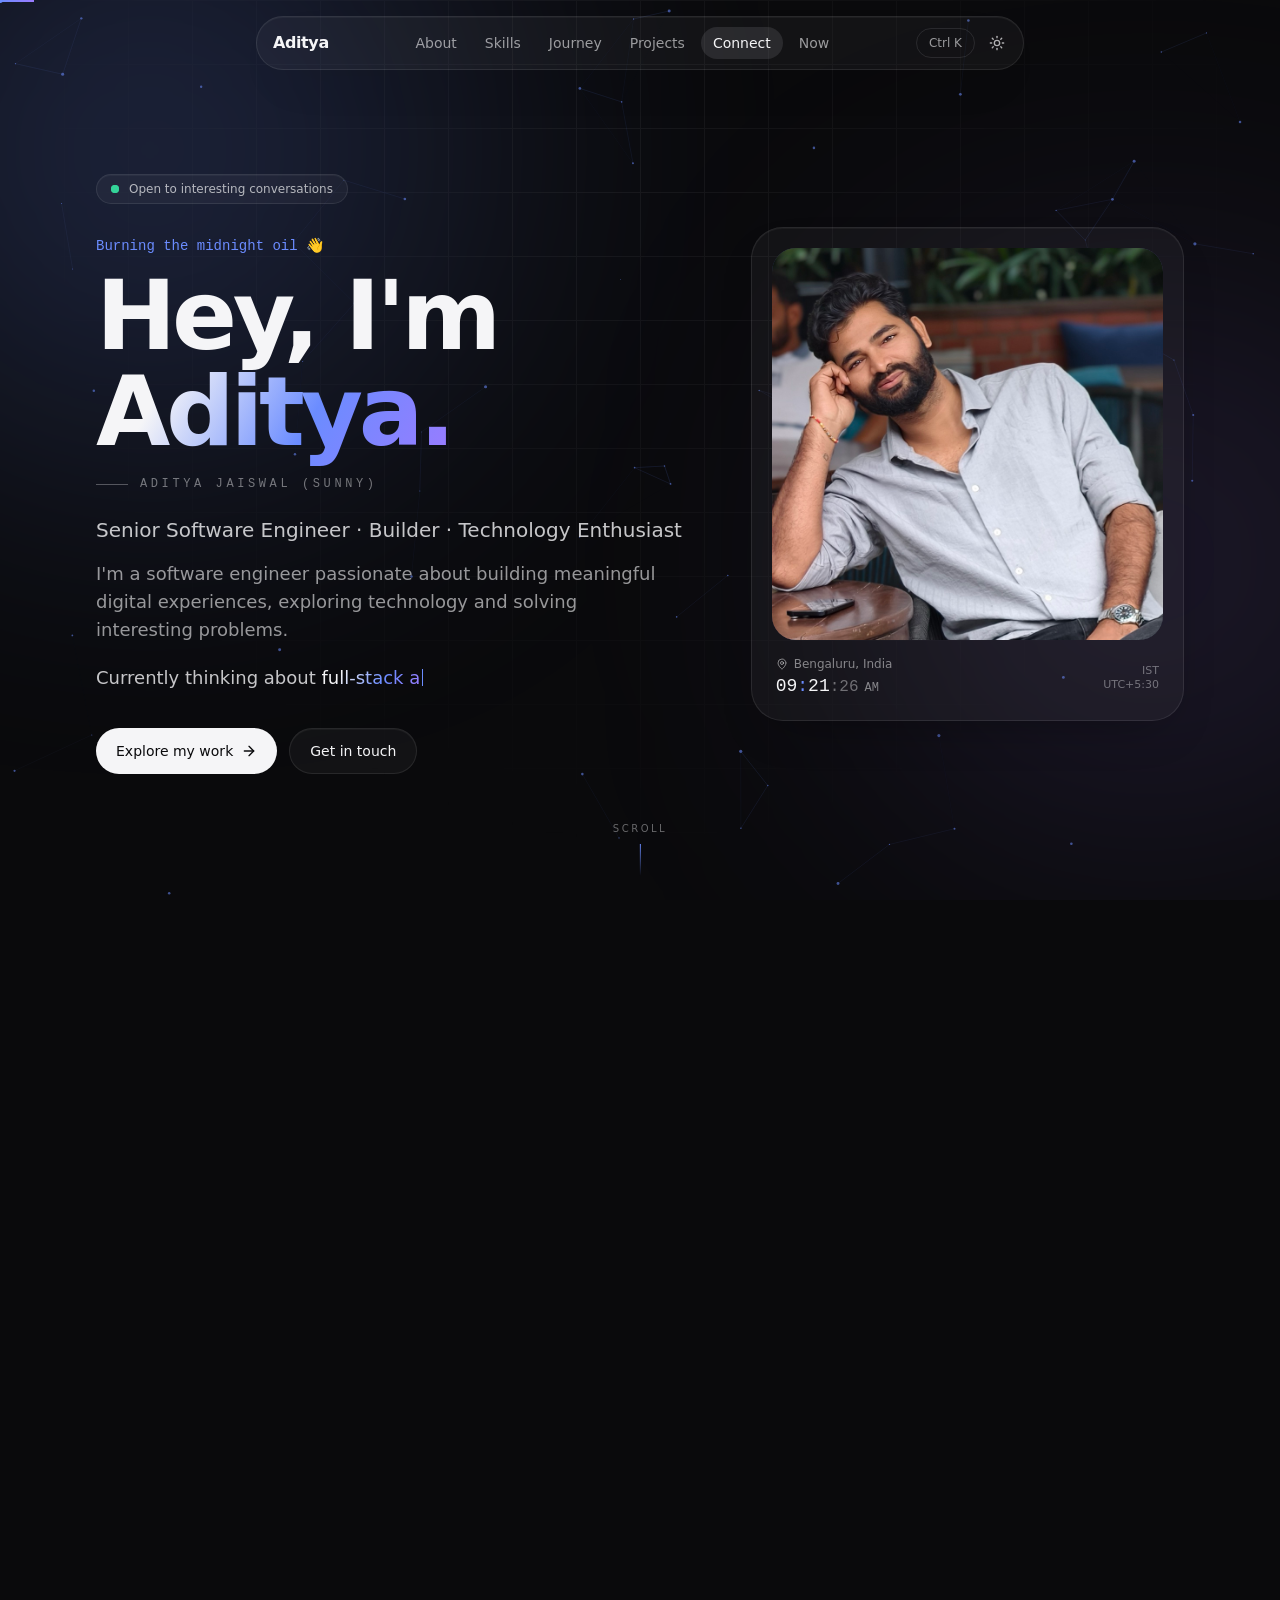
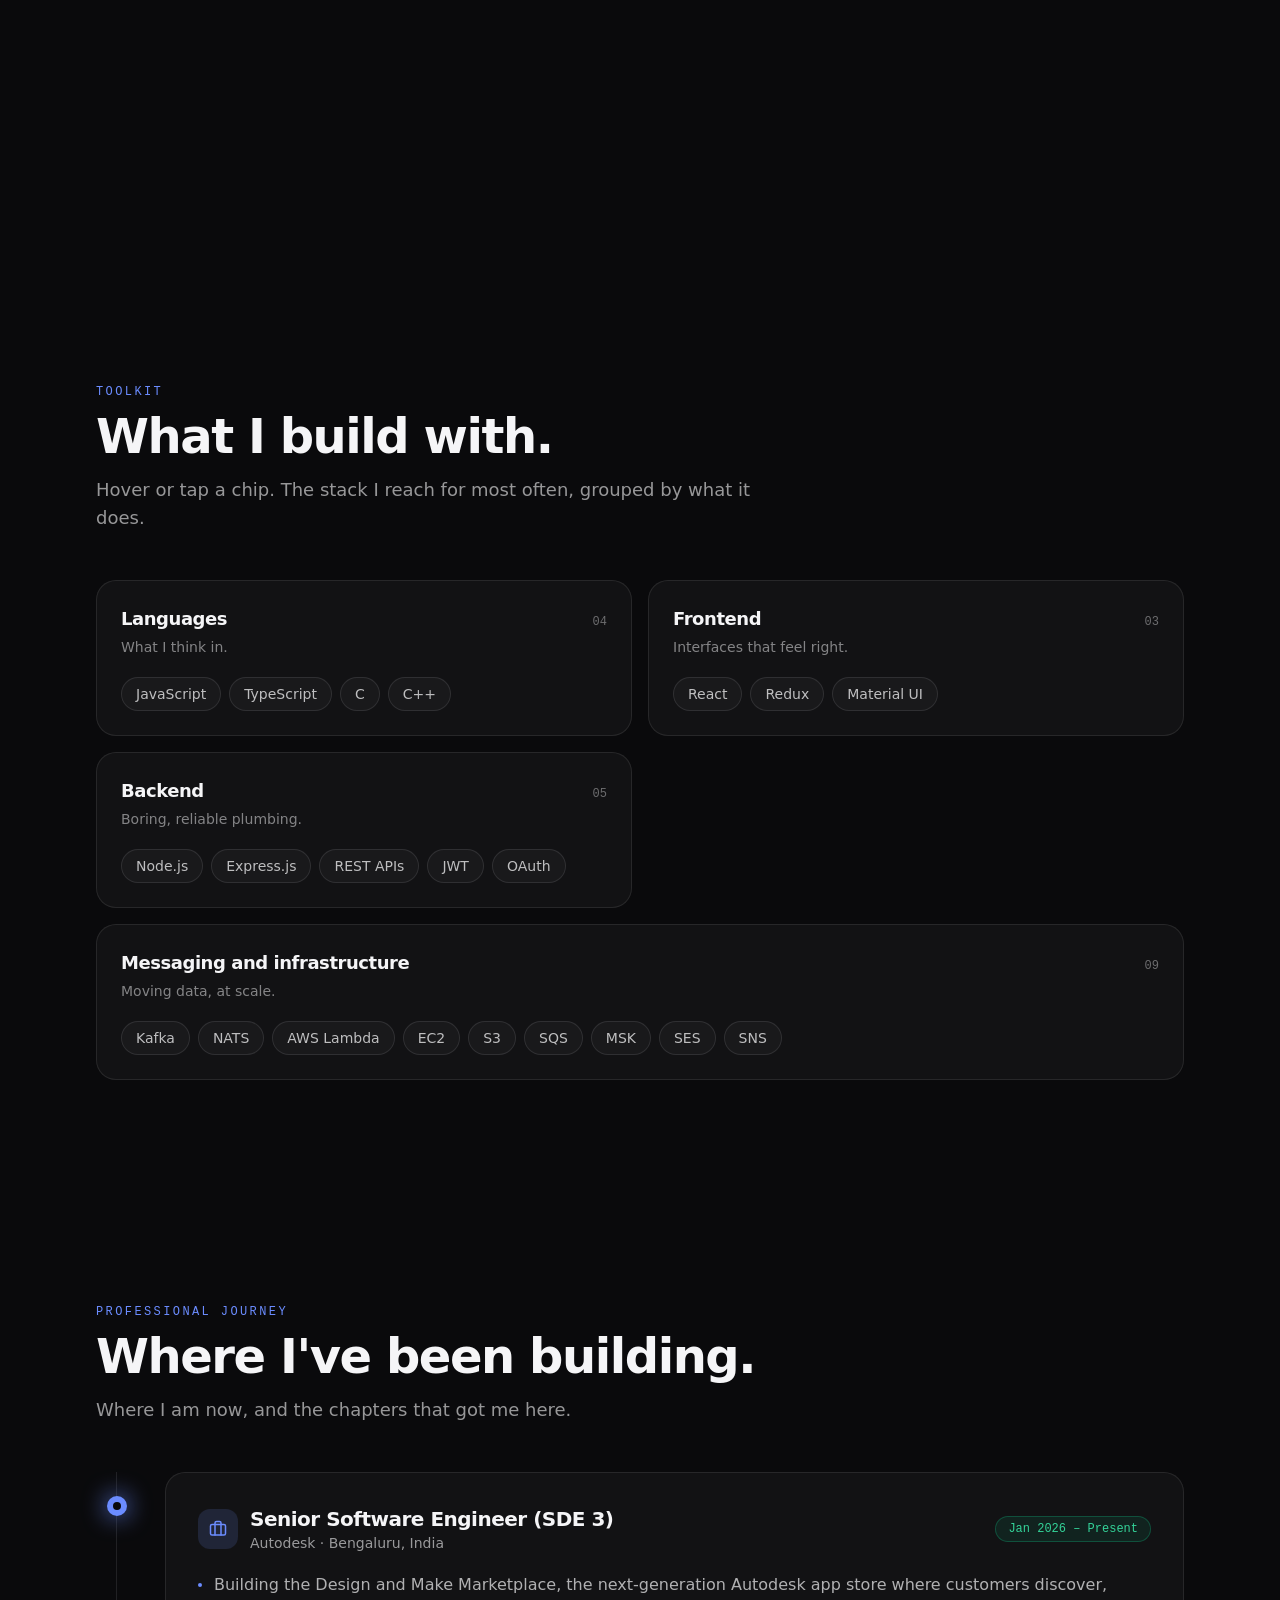
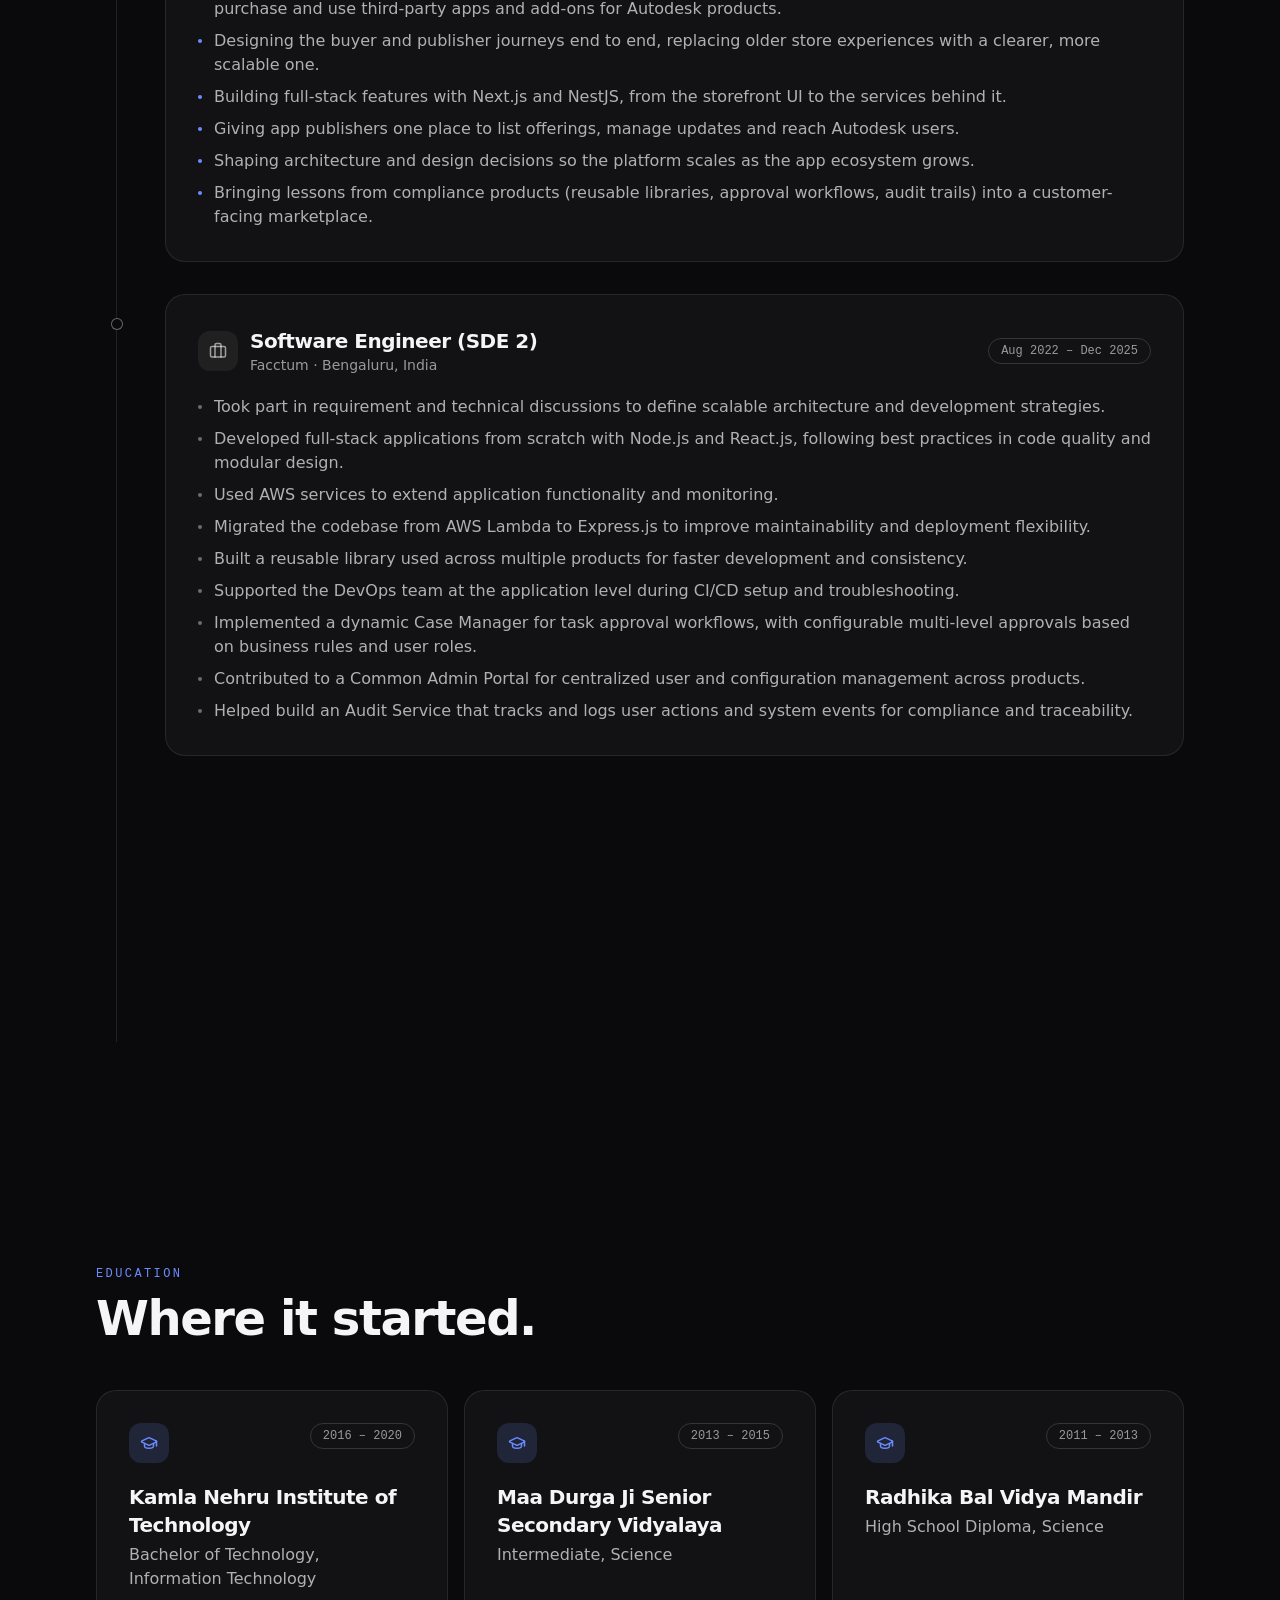
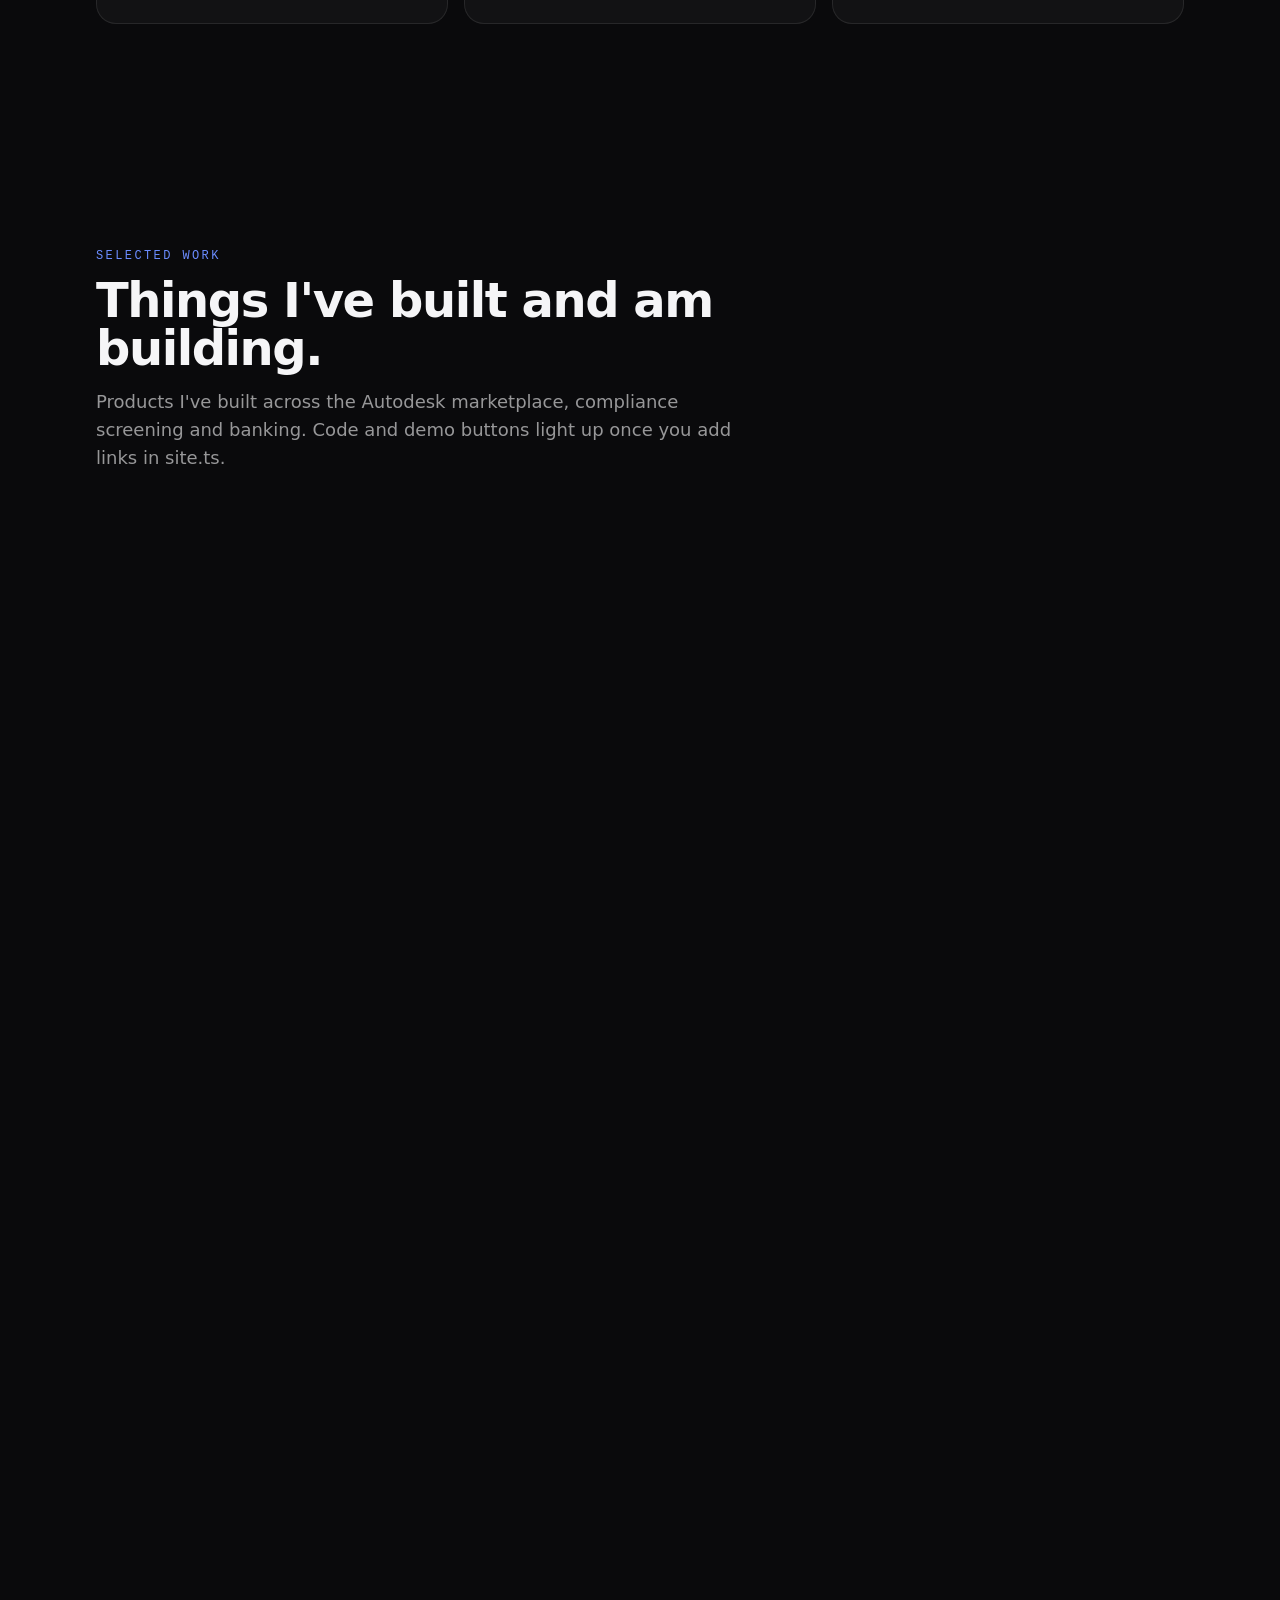
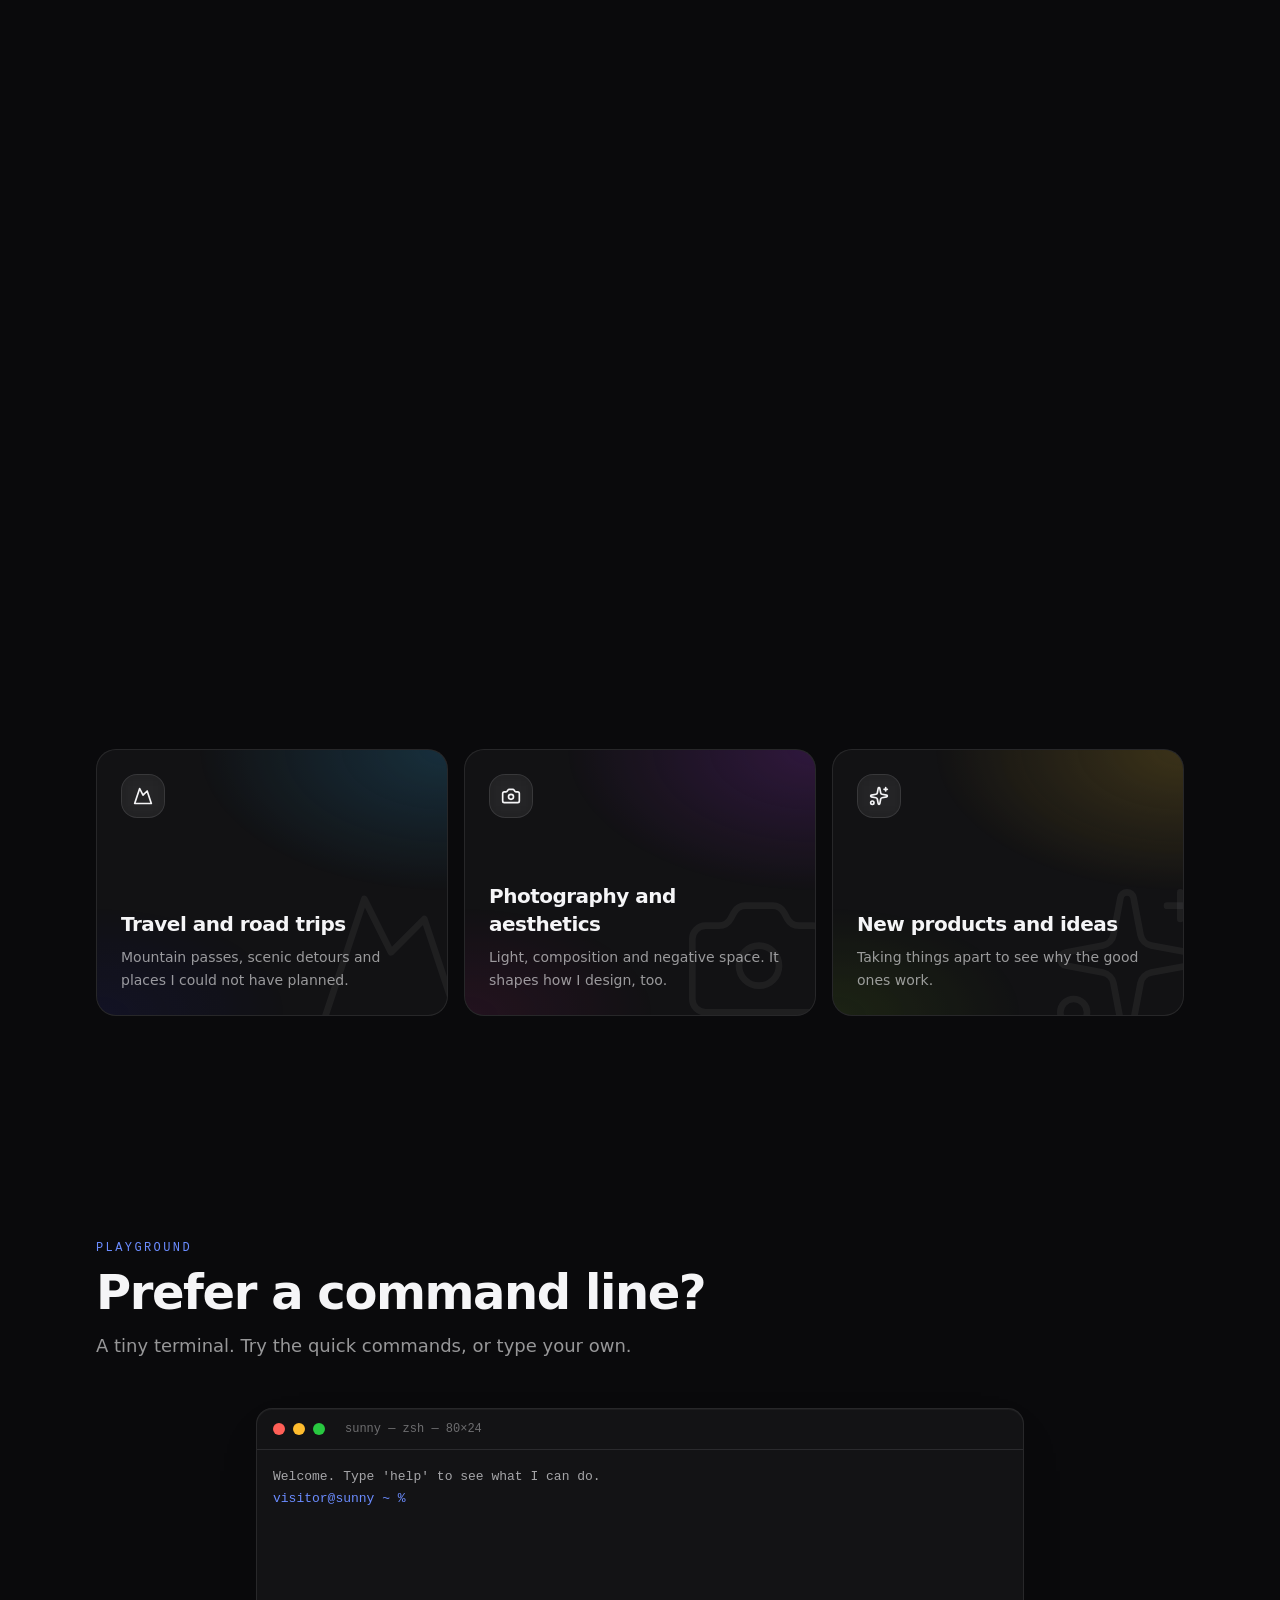
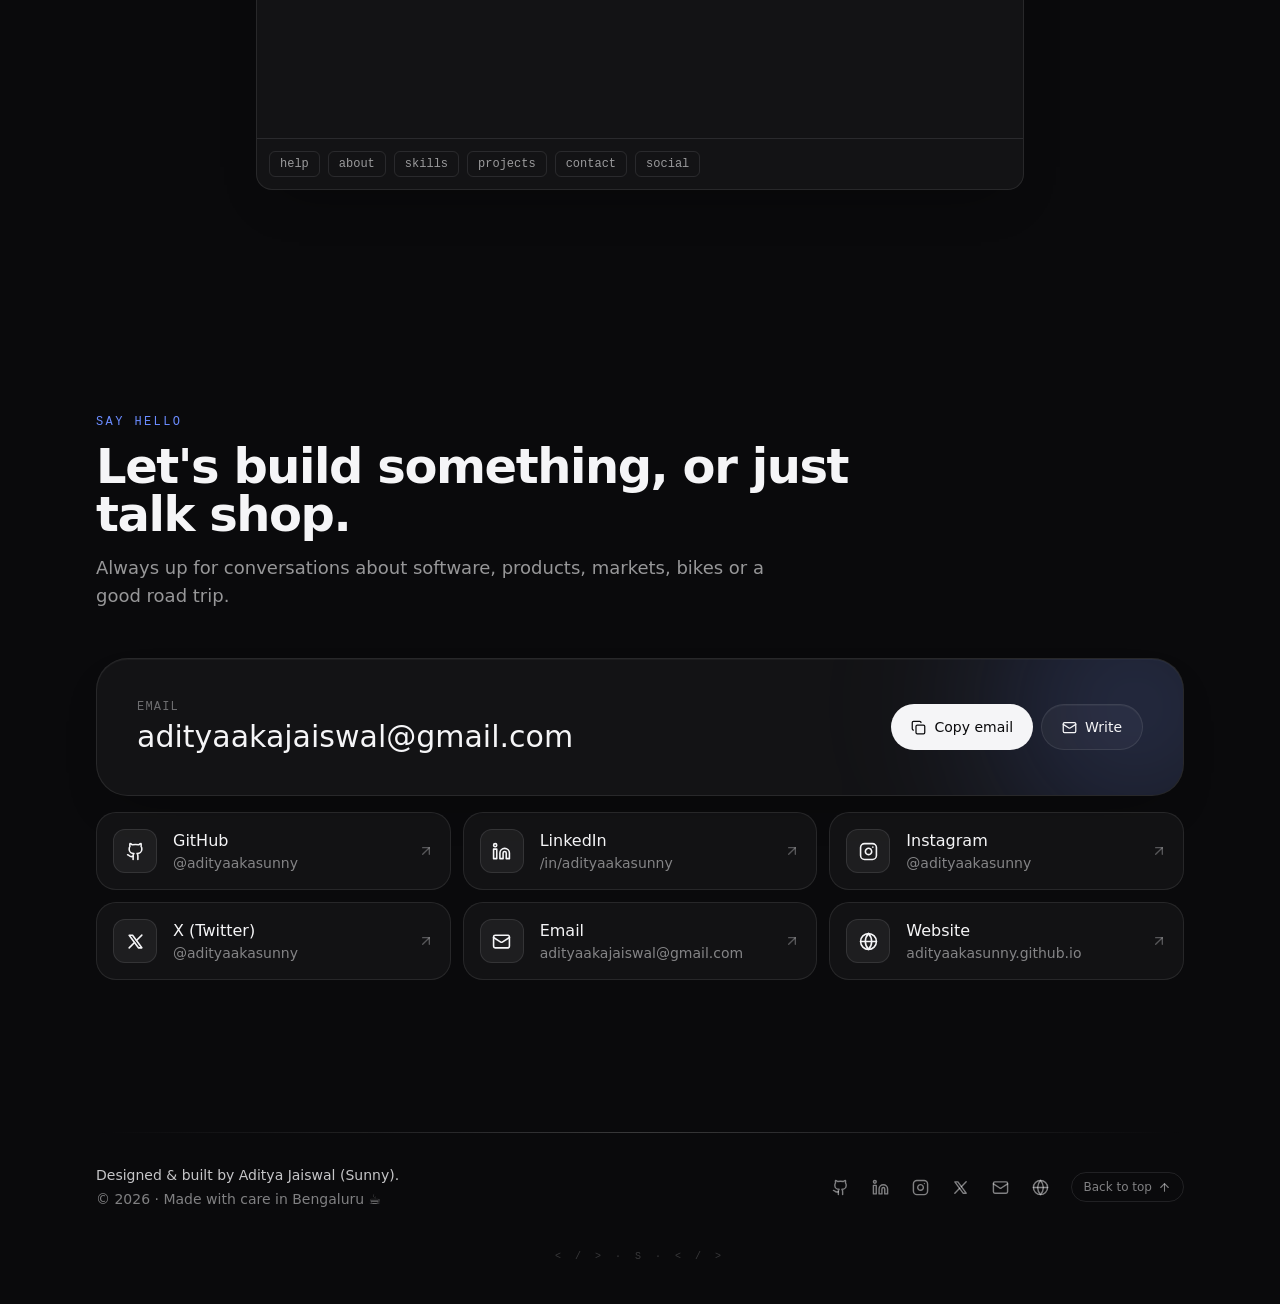
<file: index.html>
<!doctype html>
<html lang="en" class="dark">
  <head>
    <meta charset="UTF-8" />
    <meta name="viewport" content="width=device-width, initial-scale=1, viewport-fit=cover" />
    <title>Aditya Jaiswal (Sunny) — Software engineer, builder, technology enthusiast</title>
    <meta name="description" content="Aditya Jaiswal (Sunny) is a software engineer in Bengaluru, India, building meaningful digital experiences. Portfolio, projects, now page and links." />
    <meta name="author" content="Aditya Jaiswal" />
    <meta name="theme-color" content="#0a0a0c" />
    <link rel="icon" type="image/svg+xml" href="./favicon.svg" />
    <link rel="apple-touch-icon" href="./favicon.svg" />
    <link rel="canonical" href="https://adityaakasunny.github.io/" />

    <meta property="og:type" content="website" />
    <meta property="og:site_name" content="Aditya Jaiswal" />
    <meta property="og:title" content="Aditya Jaiswal (Sunny) — Software engineer, builder, technology enthusiast" />
    <meta property="og:description" content="Software engineer in Bengaluru building meaningful digital experiences." />
    <meta property="og:url" content="https://adityaakasunny.github.io/" />
    <meta property="og:image" content="https://adityaakasunny.github.io/og-image.png" />
    <meta name="twitter:card" content="summary_large_image" />
    <meta name="twitter:title" content="Aditya Jaiswal (Sunny) — Software engineer" />
    <meta name="twitter:description" content="Software engineer in Bengaluru building meaningful digital experiences." />
    <meta name="twitter:image" content="https://adityaakasunny.github.io/og-image.png" />

    <script type="application/ld+json">
      {"@context":"https://schema.org","@type":"Person","name":"Aditya Jaiswal","alternateName":"Sunny","jobTitle":"Software Engineer","worksFor":{"@type":"Organization","name":"Autodesk"},"address":{"@type":"PostalAddress","addressLocality":"Bengaluru","addressCountry":"IN"},"sameAs":["https://github.com/adityaakasunny"]}
    </script>
    <script>
      // Apply saved theme before paint to avoid a flash.
      try {
        var t = localStorage.getItem('theme');
        if (t === 'light') document.documentElement.classList.remove('dark');
      } catch (e) {}
    </script>
    <script type="module" crossorigin src="./assets/index-DV00EbI7.js"></script>
    <link rel="stylesheet" crossorigin href="./assets/index-D8Ks0mf7.css">
  </head>
  <body>
    <div id="root"></div>
    <noscript>This site needs JavaScript. Find me on GitHub: https://github.com/adityaakasunny</noscript>
  </body>
</html>
</file>
<file: assets/index-D8Ks0mf7.css>
*,:before,:after,::backdrop{--tw-border-spacing-x:0;--tw-border-spacing-y:0;--tw-translate-x:0;--tw-translate-y:0;--tw-rotate:0;--tw-skew-x:0;--tw-skew-y:0;--tw-scale-x:1;--tw-scale-y:1;--tw-pan-x: ;--tw-pan-y: ;--tw-pinch-zoom: ;--tw-scroll-snap-strictness:proximity;--tw-gradient-from-position: ;--tw-gradient-via-position: ;--tw-gradient-to-position: ;--tw-ordinal: ;--tw-slashed-zero: ;--tw-numeric-figure: ;--tw-numeric-spacing: ;--tw-numeric-fraction: ;--tw-ring-inset: ;--tw-ring-offset-width:0px;--tw-ring-offset-color:#fff;--tw-ring-color:#3b82f680;--tw-ring-offset-shadow:0 0 #0000;--tw-ring-shadow:0 0 #0000;--tw-shadow:0 0 #0000;--tw-shadow-colored:0 0 #0000;--tw-blur: ;--tw-brightness: ;--tw-contrast: ;--tw-grayscale: ;--tw-hue-rotate: ;--tw-invert: ;--tw-saturate: ;--tw-sepia: ;--tw-drop-shadow: ;--tw-backdrop-blur: ;--tw-backdrop-brightness: ;--tw-backdrop-contrast: ;--tw-backdrop-grayscale: ;--tw-backdrop-hue-rotate: ;--tw-backdrop-invert: ;--tw-backdrop-opacity: ;--tw-backdrop-saturate: ;--tw-backdrop-sepia: ;--tw-contain-size: ;--tw-contain-layout: ;--tw-contain-paint: ;--tw-contain-style: }*,:before,:after{box-sizing:border-box;border:0 solid #e5e7eb}:before,:after{--tw-content:""}html,:host{-webkit-text-size-adjust:100%;tab-size:4;font-feature-settings:normal;font-variation-settings:normal;-webkit-tap-highlight-color:transparent;font-family:Inter,-apple-system,BlinkMacSystemFont,SF Pro Display,system-ui,sans-serif;line-height:1.5}body{line-height:inherit;margin:0}hr{height:0;color:inherit;border-top-width:1px}abbr:where([title]){-webkit-text-decoration:underline dotted;text-decoration:underline dotted}h1,h2,h3,h4,h5,h6{font-size:inherit;font-weight:inherit}a{color:inherit;-webkit-text-decoration:inherit;text-decoration:inherit}b,strong{font-weight:bolder}code,kbd,samp,pre{font-feature-settings:normal;font-variation-settings:normal;font-family:ui-monospace,SF Mono,Menlo,monospace;font-size:1em}small{font-size:80%}sub,sup{vertical-align:baseline;font-size:75%;line-height:0;position:relative}sub{bottom:-.25em}sup{top:-.5em}table{text-indent:0;border-color:inherit;border-collapse:collapse}button,input,optgroup,select,textarea{font-feature-settings:inherit;font-variation-settings:inherit;font-family:inherit;font-size:100%;font-weight:inherit;line-height:inherit;letter-spacing:inherit;color:inherit;margin:0;padding:0}button,select{text-transform:none}button,input:where([type=button]),input:where([type=reset]),input:where([type=submit]){-webkit-appearance:button;background-color:#0000;background-image:none}:-moz-focusring{outline:auto}:-moz-ui-invalid{box-shadow:none}progress{vertical-align:baseline}::-webkit-inner-spin-button{height:auto}::-webkit-outer-spin-button{height:auto}[type=search]{-webkit-appearance:textfield;outline-offset:-2px}::-webkit-search-decoration{-webkit-appearance:none}::-webkit-file-upload-button{-webkit-appearance:button;font:inherit}summary{display:list-item}blockquote,dl,dd,h1,h2,h3,h4,h5,h6,hr,figure,p,pre{margin:0}fieldset{margin:0;padding:0}legend{padding:0}ol,ul,menu{margin:0;padding:0;list-style:none}dialog{padding:0}textarea{resize:vertical}input::-moz-placeholder{opacity:1;color:#9ca3af}textarea::-moz-placeholder{opacity:1;color:#9ca3af}input::placeholder,textarea::placeholder{opacity:1;color:#9ca3af}button,[role=button]{cursor:pointer}:disabled{cursor:default}img,svg,video,canvas,audio,iframe,embed,object{vertical-align:middle;display:block}img,video{max-width:100%;height:auto}[hidden]:where(:not([hidden=until-found])){display:none}.pointer-events-none{pointer-events:none}.fixed{position:fixed}.absolute{position:absolute}.relative{position:relative}.inset-0{inset:0}.inset-x-0{left:0;right:0}.inset-x-3{left:.75rem;right:.75rem}.inset-x-5{left:1.25rem;right:1.25rem}.-bottom-6{bottom:-1.5rem}.-left-4{left:-1rem}.-left-40{left:-10rem}.-left-\[2\.35rem\]{left:-2.35rem}.-left-\[2\.6rem\]{left:-2.6rem}.-left-\[3px\]{left:-3px}.-right-20{right:-5rem}.-right-32{right:-8rem}.-right-6{right:-1.5rem}.-top-20{top:-5rem}.-top-4{top:-1rem}.-top-40{top:-10rem}.-top-\[3px\]{top:-3px}.bottom-0{bottom:0}.bottom-3{bottom:.75rem}.bottom-6{bottom:1.5rem}.left-0{left:0}.left-1\/2{left:50%}.left-4{left:1rem}.right-3{right:.75rem}.top-0{top:0}.top-1\/3{top:33.3333%}.top-3{top:.75rem}.top-4{top:1rem}.top-5{top:1.25rem}.top-6{top:1.5rem}.top-\[4\.2rem\]{top:4.2rem}.-z-10{z-index:-10}.z-50{z-index:50}.z-\[100\]{z-index:100}.z-\[110\]{z-index:110}.z-\[80\]{z-index:80}.z-\[90\]{z-index:90}.z-\[95\]{z-index:95}.m-2{margin:.5rem}.mx-auto{margin-left:auto;margin-right:auto}.ml-1\.5{margin-left:.375rem}.ml-2{margin-left:.5rem}.ml-3{margin-left:.75rem}.mr-2{margin-right:.5rem}.mt-1{margin-top:.25rem}.mt-10{margin-top:2.5rem}.mt-12{margin-top:3rem}.mt-2{margin-top:.5rem}.mt-2\.5{margin-top:.625rem}.mt-3{margin-top:.75rem}.mt-4{margin-top:1rem}.mt-5{margin-top:1.25rem}.mt-6{margin-top:1.5rem}.mt-8{margin-top:2rem}.mt-9{margin-top:2.25rem}.mt-auto{margin-top:auto}.block{display:block}.flex{display:flex}.inline-flex{display:inline-flex}.grid{display:grid}.hidden{display:none}.aspect-\[16\/9\]{aspect-ratio:16/9}.aspect-square{aspect-ratio:1}.h-1{height:.25rem}.h-1\.5{height:.375rem}.h-10{height:2.5rem}.h-11{height:2.75rem}.h-14{height:3.5rem}.h-2{height:.5rem}.h-3{height:.75rem}.h-40{height:10rem}.h-5{height:1.25rem}.h-64{height:16rem}.h-72{height:18rem}.h-8{height:2rem}.h-9{height:2.25rem}.h-\[2px\]{height:2px}.h-\[520px\]{height:520px}.h-\[620px\]{height:620px}.h-full{height:100%}.h-px{height:1px}.max-h-\[52vh\]{max-height:52vh}.min-h-\[100svh\]{min-height:100svh}.min-h-\[200px\]{min-height:200px}.min-h-\[240px\]{min-height:240px}.min-h-\[80svh\]{min-height:80svh}.w-1{width:.25rem}.w-1\.5{width:.375rem}.w-1\/2{width:50%}.w-10{width:2.5rem}.w-11{width:2.75rem}.w-2{width:.5rem}.w-2\/5{width:40%}.w-3{width:.75rem}.w-3\/5{width:60%}.w-40{width:10rem}.w-5{width:1.25rem}.w-64{width:16rem}.w-8{width:2rem}.w-9{width:2.25rem}.w-\[520px\]{width:520px}.w-\[620px\]{width:620px}.w-full{width:100%}.w-px{width:1px}.min-w-0{min-width:0}.max-w-2xl{max-width:42rem}.max-w-3xl{max-width:48rem}.max-w-6xl{max-width:72rem}.max-w-sm{max-width:24rem}.max-w-xl{max-width:36rem}.flex-1{flex:1}.shrink-0{flex-shrink:0}.origin-left{transform-origin:0}.-translate-x-1\/2{--tw-translate-x:-50%;transform:translate(var(--tw-translate-x), var(--tw-translate-y)) rotate(var(--tw-rotate)) skewX(var(--tw-skew-x)) skewY(var(--tw-skew-y)) scaleX(var(--tw-scale-x)) scaleY(var(--tw-scale-y))}.-translate-y-24{--tw-translate-y:-6rem;transform:translate(var(--tw-translate-x), var(--tw-translate-y)) rotate(var(--tw-rotate)) skewX(var(--tw-skew-x)) skewY(var(--tw-skew-y)) scaleX(var(--tw-scale-x)) scaleY(var(--tw-scale-y))}.transform{transform:translate(var(--tw-translate-x), var(--tw-translate-y)) rotate(var(--tw-rotate)) skewX(var(--tw-skew-x)) skewY(var(--tw-skew-y)) scaleX(var(--tw-scale-x)) scaleY(var(--tw-scale-y))}@keyframes pulse{50%{opacity:.5}}.animate-pulse{animation:2s cubic-bezier(.4,0,.6,1) infinite pulse}.cursor-help{cursor:help}.select-none{-webkit-user-select:none;user-select:none}.resize{resize:both}.scroll-mt-20{scroll-margin-top:5rem}.list-none{list-style-type:none}.grid-cols-1{grid-template-columns:repeat(1,minmax(0,1fr))}.flex-col{flex-direction:column}.flex-wrap{flex-wrap:wrap}.place-items-center{place-items:center}.items-start{align-items:flex-start}.items-center{align-items:center}.items-baseline{align-items:baseline}.justify-center{justify-content:center}.justify-between{justify-content:space-between}.gap-1{gap:.25rem}.gap-1\.5{gap:.375rem}.gap-10{gap:2.5rem}.gap-12{gap:3rem}.gap-2{gap:.5rem}.gap-2\.5{gap:.625rem}.gap-3{gap:.75rem}.gap-4{gap:1rem}.gap-5{gap:1.25rem}.gap-6{gap:1.5rem}.gap-x-6{-moz-column-gap:1.5rem;column-gap:1.5rem}.gap-y-2{row-gap:.5rem}.space-y-2>:not([hidden])~:not([hidden]){--tw-space-y-reverse:0;margin-top:calc(.5rem * calc(1 - var(--tw-space-y-reverse)));margin-bottom:calc(.5rem * var(--tw-space-y-reverse))}.space-y-3>:not([hidden])~:not([hidden]){--tw-space-y-reverse:0;margin-top:calc(.75rem * calc(1 - var(--tw-space-y-reverse)));margin-bottom:calc(.75rem * var(--tw-space-y-reverse))}.space-y-4>:not([hidden])~:not([hidden]){--tw-space-y-reverse:0;margin-top:calc(1rem * calc(1 - var(--tw-space-y-reverse)));margin-bottom:calc(1rem * var(--tw-space-y-reverse))}.space-y-5>:not([hidden])~:not([hidden]){--tw-space-y-reverse:0;margin-top:calc(1.25rem * calc(1 - var(--tw-space-y-reverse)));margin-bottom:calc(1.25rem * var(--tw-space-y-reverse))}.space-y-8>:not([hidden])~:not([hidden]){--tw-space-y-reverse:0;margin-top:calc(2rem * calc(1 - var(--tw-space-y-reverse)));margin-bottom:calc(2rem * var(--tw-space-y-reverse))}.divide-y>:not([hidden])~:not([hidden]){--tw-divide-y-reverse:0;border-top-width:calc(1px * calc(1 - var(--tw-divide-y-reverse)));border-bottom-width:calc(1px * var(--tw-divide-y-reverse))}.divide-ink\/10>:not([hidden])~:not([hidden]){border-color:rgb(var(--ink) / .1)}.overflow-hidden{overflow:hidden}.overflow-y-auto{overflow-y:auto}.truncate{text-overflow:ellipsis;white-space:nowrap;overflow:hidden}.whitespace-pre-wrap{white-space:pre-wrap}.break-words{overflow-wrap:break-word}.break-all{word-break:break-all}.rounded{border-radius:.25rem}.rounded-2xl{border-radius:1rem}.rounded-3xl{border-radius:1.5rem}.rounded-\[\.9rem\]{border-radius:.9rem}.rounded-\[1\.5rem\]{border-radius:1.5rem}.rounded-\[2rem\]{border-radius:2rem}.rounded-full{border-radius:9999px}.rounded-md{border-radius:.375rem}.rounded-xl{border-radius:.75rem}.rounded-t-xl{border-top-left-radius:.75rem;border-top-right-radius:.75rem}.border{border-width:1px}.border-b{border-bottom-width:1px}.border-b-0{border-bottom-width:0}.border-l{border-left-width:1px}.border-t{border-top-width:1px}.border-dashed{border-style:dashed}.border-accent{--tw-border-opacity:1;border-color:rgb(var(--accent) / var(--tw-border-opacity,1))}.border-accent\/60{border-color:rgb(var(--accent) / .6)}.border-emerald-500\/30{border-color:#10b9814d}.border-ink\/10{border-color:rgb(var(--ink) / .1)}.border-ink\/15{border-color:rgb(var(--ink) / .15)}.border-ink\/20{border-color:rgb(var(--ink) / .2)}.border-ink\/40{border-color:rgb(var(--ink) / .4)}.border-white\/15{border-color:#ffffff26}.\!bg-\[rgb\(var\(--paper\)\/\.85\)\]{background-color:rgb(var(--paper)/.85)!important}.bg-\[\#28c840\]{--tw-bg-opacity:1;background-color:rgb(40 200 64/var(--tw-bg-opacity,1))}.bg-\[\#febc2e\]{--tw-bg-opacity:1;background-color:rgb(254 188 46/var(--tw-bg-opacity,1))}.bg-\[\#ff5f57\]{--tw-bg-opacity:1;background-color:rgb(255 95 87/var(--tw-bg-opacity,1))}.bg-accent{--tw-bg-opacity:1;background-color:rgb(var(--accent) / var(--tw-bg-opacity,1))}.bg-accent\/15{background-color:rgb(var(--accent) / .15)}.bg-accent\/20{background-color:rgb(var(--accent) / .2)}.bg-accent\/25{background-color:rgb(var(--accent) / .25)}.bg-black\/30{background-color:#0000004d}.bg-black\/40{background-color:#0006}.bg-black\/50{background-color:#00000080}.bg-emerald-400{--tw-bg-opacity:1;background-color:rgb(52 211 153/var(--tw-bg-opacity,1))}.bg-emerald-500\/10{background-color:#10b9811a}.bg-emerald-500\/20{background-color:#10b98133}.bg-ink{--tw-bg-opacity:1;background-color:rgb(var(--ink) / var(--tw-bg-opacity,1))}.bg-ink\/10{background-color:rgb(var(--ink) / .1)}.bg-ink\/30{background-color:rgb(var(--ink) / .3)}.bg-ink\/40{background-color:rgb(var(--ink) / .4)}.bg-ink\/\[\.03\]{background-color:rgb(var(--ink) / .03)}.bg-ink\/\[\.05\]{background-color:rgb(var(--ink) / .05)}.bg-ink\/\[\.06\]{background-color:rgb(var(--ink) / .06)}.bg-paper{--tw-bg-opacity:1;background-color:rgb(var(--paper) / var(--tw-bg-opacity,1))}.bg-transparent{background-color:#0000}.bg-violet\/15{background-color:rgb(var(--violet) / .15)}.bg-white\/10{background-color:#ffffff1a}.bg-white\/25{background-color:#ffffff40}.bg-gradient-to-b{background-image:linear-gradient(to bottom, var(--tw-gradient-stops))}.bg-gradient-to-br{background-image:linear-gradient(to bottom right, var(--tw-gradient-stops))}.bg-gradient-to-r{background-image:linear-gradient(to right, var(--tw-gradient-stops))}.from-accent{--tw-gradient-from:rgb(var(--accent) / 1) var(--tw-gradient-from-position);--tw-gradient-to:rgb(var(--accent) / 0) var(--tw-gradient-to-position);--tw-gradient-stops:var(--tw-gradient-from), var(--tw-gradient-to)}.from-accent\/30{--tw-gradient-from:rgb(var(--accent) / .3) var(--tw-gradient-from-position);--tw-gradient-to:rgb(var(--accent) / 0) var(--tw-gradient-to-position);--tw-gradient-stops:var(--tw-gradient-from), var(--tw-gradient-to)}.from-transparent{--tw-gradient-from:transparent var(--tw-gradient-from-position);--tw-gradient-to:#0000 var(--tw-gradient-to-position);--tw-gradient-stops:var(--tw-gradient-from), var(--tw-gradient-to)}.via-ink\/20{--tw-gradient-to:rgb(var(--ink) / 0) var(--tw-gradient-to-position);--tw-gradient-stops:var(--tw-gradient-from), rgb(var(--ink) / .2) var(--tw-gradient-via-position), var(--tw-gradient-to)}.via-violet\/20{--tw-gradient-to:rgb(var(--violet) / 0) var(--tw-gradient-to-position);--tw-gradient-stops:var(--tw-gradient-from), rgb(var(--violet) / .2) var(--tw-gradient-via-position), var(--tw-gradient-to)}.to-transparent{--tw-gradient-to:transparent var(--tw-gradient-to-position)}.to-violet{--tw-gradient-to:rgb(var(--violet) / 1) var(--tw-gradient-to-position)}.object-cover{-o-object-fit:cover;object-fit:cover}.p-2{padding:.5rem}.p-2\.5{padding:.625rem}.p-3{padding:.75rem}.p-4{padding:1rem}.p-5{padding:1.25rem}.p-6{padding:1.5rem}.\!px-4{padding-left:1rem!important;padding-right:1rem!important}.\!py-2{padding-top:.5rem!important;padding-bottom:.5rem!important}.px-1{padding-left:.25rem;padding-right:.25rem}.px-1\.5{padding-left:.375rem;padding-right:.375rem}.px-2{padding-left:.5rem;padding-right:.5rem}.px-2\.5{padding-left:.625rem;padding-right:.625rem}.px-3{padding-left:.75rem;padding-right:.75rem}.px-3\.5{padding-left:.875rem;padding-right:.875rem}.px-4{padding-left:1rem;padding-right:1rem}.px-5{padding-left:1.25rem;padding-right:1.25rem}.py-0\.5{padding-top:.125rem;padding-bottom:.125rem}.py-1{padding-top:.25rem;padding-bottom:.25rem}.py-1\.5{padding-top:.375rem;padding-bottom:.375rem}.py-10{padding-top:2.5rem;padding-bottom:2.5rem}.py-2{padding-top:.5rem;padding-bottom:.5rem}.py-2\.5{padding-top:.625rem;padding-bottom:.625rem}.py-20{padding-top:5rem;padding-bottom:5rem}.py-3{padding-top:.75rem;padding-bottom:.75rem}.py-4{padding-top:1rem;padding-bottom:1rem}.pb-1{padding-bottom:.25rem}.pb-10{padding-bottom:2.5rem}.pb-16{padding-bottom:4rem}.pl-4{padding-left:1rem}.pl-8{padding-left:2rem}.pr-2{padding-right:.5rem}.pt-10{padding-top:2.5rem}.pt-16{padding-top:4rem}.pt-28{padding-top:7rem}.pt-3{padding-top:.75rem}.pt-32{padding-top:8rem}.pt-4{padding-top:1rem}.pt-6{padding-top:1.5rem}.pt-\[12vh\]{padding-top:12vh}.text-left{text-align:left}.text-center{text-align:center}.text-right{text-align:right}.font-mono{font-family:ui-monospace,SF Mono,Menlo,monospace}.text-5xl{font-size:3rem;line-height:1}.text-\[10px\]{font-size:10px}.text-\[11px\]{font-size:11px}.text-\[13px\]{font-size:13px}.text-\[16px\]{font-size:16px}.text-\[2\.9rem\]{font-size:2.9rem}.text-\[7rem\]{font-size:7rem}.text-base{font-size:1rem;line-height:1.5rem}.text-lg{font-size:1.125rem;line-height:1.75rem}.text-sm{font-size:.875rem;line-height:1.25rem}.text-xl{font-size:1.25rem;line-height:1.75rem}.text-xs{font-size:.75rem;line-height:1rem}.font-medium{font-weight:500}.font-semibold{font-weight:600}.uppercase{text-transform:uppercase}.tabular-nums{--tw-numeric-spacing:tabular-nums;font-variant-numeric:var(--tw-ordinal) var(--tw-slashed-zero) var(--tw-numeric-figure) var(--tw-numeric-spacing) var(--tw-numeric-fraction)}.leading-\[1\.02\]{line-height:1.02}.leading-relaxed{line-height:1.625}.leading-tight{line-height:1.25}.tracking-\[-0\.045em\]{letter-spacing:-.045em}.tracking-\[-0\.04em\]{letter-spacing:-.04em}.tracking-\[\.25em\]{letter-spacing:.25em}.tracking-\[\.2em\]{letter-spacing:.2em}.tracking-\[\.3em\]{letter-spacing:.3em}.tracking-\[\.4em\]{letter-spacing:.4em}.tracking-tight{letter-spacing:-.025em}.tracking-tighter{letter-spacing:-.05em}.tracking-wider{letter-spacing:.05em}.tracking-widest{letter-spacing:.1em}.text-accent{--tw-text-opacity:1;color:rgb(var(--accent) / var(--tw-text-opacity,1))}.text-emerald-400{--tw-text-opacity:1;color:rgb(52 211 153/var(--tw-text-opacity,1))}.text-ink{--tw-text-opacity:1;color:rgb(var(--ink) / var(--tw-text-opacity,1))}.text-ink\/20{color:rgb(var(--ink) / .2)}.text-ink\/30{color:rgb(var(--ink) / .3)}.text-ink\/35{color:rgb(var(--ink) / .35)}.text-ink\/40{color:rgb(var(--ink) / .4)}.text-ink\/45{color:rgb(var(--ink) / .45)}.text-ink\/50{color:rgb(var(--ink) / .5)}.text-ink\/60{color:rgb(var(--ink) / .6)}.text-ink\/65{color:rgb(var(--ink) / .65)}.text-ink\/70{color:rgb(var(--ink) / .7)}.text-ink\/75{color:rgb(var(--ink) / .75)}.text-ink\/80{color:rgb(var(--ink) / .8)}.text-ink\/\[\.05\]{color:rgb(var(--ink) / .05)}.text-paper{--tw-text-opacity:1;color:rgb(var(--paper) / var(--tw-text-opacity,1))}.text-white\/70{color:#ffffffb3}.underline{text-decoration-line:underline}.underline-offset-2{text-underline-offset:2px}.underline-offset-4{text-underline-offset:4px}.opacity-0{opacity:0}.opacity-60{opacity:.6}.opacity-70{opacity:.7}.opacity-\[\.035\]{opacity:.035}.shadow-2xl{--tw-shadow:0 25px 50px -12px #00000040;--tw-shadow-colored:0 25px 50px -12px var(--tw-shadow-color);box-shadow:var(--tw-ring-offset-shadow,0 0 #0000), var(--tw-ring-shadow,0 0 #0000), var(--tw-shadow)}.shadow-\[0_0_24px_-6px_rgb\(var\(--accent\)\/\.8\)\]{--tw-shadow:0 0 24px -6px rgb(var(--accent)/.8);--tw-shadow-colored:0 0 24px -6px var(--tw-shadow-color);box-shadow:var(--tw-ring-offset-shadow,0 0 #0000), var(--tw-ring-shadow,0 0 #0000), var(--tw-shadow)}.shadow-\[0_0_24px_rgb\(var\(--accent\)\)\]{--tw-shadow:0 0 24px rgb(var(--accent));--tw-shadow-colored:0 0 24px var(--tw-shadow-color);box-shadow:var(--tw-ring-offset-shadow,0 0 #0000), var(--tw-ring-shadow,0 0 #0000), var(--tw-shadow)}.outline-none{outline-offset:2px;outline:2px solid #0000}.ring{--tw-ring-offset-shadow:var(--tw-ring-inset) 0 0 0 var(--tw-ring-offset-width) var(--tw-ring-offset-color);--tw-ring-shadow:var(--tw-ring-inset) 0 0 0 calc(3px + var(--tw-ring-offset-width)) var(--tw-ring-color);box-shadow:var(--tw-ring-offset-shadow), var(--tw-ring-shadow), var(--tw-shadow,0 0 #0000)}.blur{--tw-blur:blur(8px);filter:var(--tw-blur) var(--tw-brightness) var(--tw-contrast) var(--tw-grayscale) var(--tw-hue-rotate) var(--tw-invert) var(--tw-saturate) var(--tw-sepia) var(--tw-drop-shadow)}.blur-\[140px\]{--tw-blur:blur(140px);filter:var(--tw-blur) var(--tw-brightness) var(--tw-contrast) var(--tw-grayscale) var(--tw-hue-rotate) var(--tw-invert) var(--tw-saturate) var(--tw-sepia) var(--tw-drop-shadow)}.blur-\[90px\]{--tw-blur:blur(90px);filter:var(--tw-blur) var(--tw-brightness) var(--tw-contrast) var(--tw-grayscale) var(--tw-hue-rotate) var(--tw-invert) var(--tw-saturate) var(--tw-sepia) var(--tw-drop-shadow)}.filter{filter:var(--tw-blur) var(--tw-brightness) var(--tw-contrast) var(--tw-grayscale) var(--tw-hue-rotate) var(--tw-invert) var(--tw-saturate) var(--tw-sepia) var(--tw-drop-shadow)}.backdrop-blur{--tw-backdrop-blur:blur(8px);-webkit-backdrop-filter:var(--tw-backdrop-blur) var(--tw-backdrop-brightness) var(--tw-backdrop-contrast) var(--tw-backdrop-grayscale) var(--tw-backdrop-hue-rotate) var(--tw-backdrop-invert) var(--tw-backdrop-opacity) var(--tw-backdrop-saturate) var(--tw-backdrop-sepia);backdrop-filter:var(--tw-backdrop-blur) var(--tw-backdrop-brightness) var(--tw-backdrop-contrast) var(--tw-backdrop-grayscale) var(--tw-backdrop-hue-rotate) var(--tw-backdrop-invert) var(--tw-backdrop-opacity) var(--tw-backdrop-saturate) var(--tw-backdrop-sepia)}.backdrop-blur-sm{--tw-backdrop-blur:blur(4px);-webkit-backdrop-filter:var(--tw-backdrop-blur) var(--tw-backdrop-brightness) var(--tw-backdrop-contrast) var(--tw-backdrop-grayscale) var(--tw-backdrop-hue-rotate) var(--tw-backdrop-invert) var(--tw-backdrop-opacity) var(--tw-backdrop-saturate) var(--tw-backdrop-sepia);backdrop-filter:var(--tw-backdrop-blur) var(--tw-backdrop-brightness) var(--tw-backdrop-contrast) var(--tw-backdrop-grayscale) var(--tw-backdrop-hue-rotate) var(--tw-backdrop-invert) var(--tw-backdrop-opacity) var(--tw-backdrop-saturate) var(--tw-backdrop-sepia)}.transition{transition-property:color,background-color,border-color,text-decoration-color,fill,stroke,opacity,box-shadow,transform,filter,-webkit-backdrop-filter,backdrop-filter;transition-duration:.15s;transition-timing-function:cubic-bezier(.4,0,.2,1)}.transition-\[opacity\]{transition-property:opacity;transition-duration:.15s;transition-timing-function:cubic-bezier(.4,0,.2,1)}.transition-\[transform\,border-color\]{transition-property:transform,border-color;transition-duration:.15s;transition-timing-function:cubic-bezier(.4,0,.2,1)}.transition-colors{transition-property:color,background-color,border-color,text-decoration-color,fill,stroke;transition-duration:.15s;transition-timing-function:cubic-bezier(.4,0,.2,1)}.transition-opacity{transition-property:opacity;transition-duration:.15s;transition-timing-function:cubic-bezier(.4,0,.2,1)}.transition-transform{transition-property:transform;transition-duration:.15s;transition-timing-function:cubic-bezier(.4,0,.2,1)}.duration-200{transition-duration:.2s}.duration-300{transition-duration:.3s}.duration-500{transition-duration:.5s}.duration-700{transition-duration:.7s}.ease-in-out{transition-timing-function:cubic-bezier(.4,0,.2,1)}.ease-out{transition-timing-function:cubic-bezier(0,0,.2,1)}.will-change-transform{will-change:transform}:root{--ink:24 24 27;--paper:250 250 252;--accent:59 91 219;--violet:124 92 255;--glass:#ffffffb3;--line:#00000017;--card:#ffffffbf;--lightningcss-light:initial;--lightningcss-dark: ;color-scheme:light}.dark{--ink:245 245 247;--paper:10 10 12;--accent:107 140 255;--violet:155 123 255;--glass:#ffffff0a;--line:#ffffff17;--card:#ffffff09;--lightningcss-light: ;--lightningcss-dark:initial;color-scheme:dark}html{scroll-behavior:smooth;-webkit-text-size-adjust:100%}body{--tw-bg-opacity:1;background-color:rgb(var(--paper) / var(--tw-bg-opacity,1));--tw-text-opacity:1;color:rgb(var(--ink) / var(--tw-text-opacity,1));-webkit-font-smoothing:antialiased;-moz-osx-font-smoothing:grayscale;font-feature-settings:"cv11", "ss01";font-family:Inter,-apple-system,BlinkMacSystemFont,SF Pro Display,system-ui,sans-serif;transition:background-color .4s,color .4s;overflow-x:hidden}::selection{background:rgb(var(--accent) / .35)}.glass{background:var(--glass);border:1px solid var(--line);-webkit-backdrop-filter:blur(18px)saturate(140%);box-shadow:inset 0 1px #ffffff0a,0 20px 50px -25px #00000073}.card{background:var(--card);border:1px solid var(--line);border-radius:1.25rem}.text-gradient{background:linear-gradient(120deg, rgb(var(--ink)) 20%, rgb(var(--accent)) 60%, rgb(var(--violet)));color:#0000;-webkit-background-clip:text;background-clip:text}.eyebrow{text-transform:uppercase;letter-spacing:.2em;--tw-text-opacity:1;color:rgb(var(--accent) / var(--tw-text-opacity,1));font-family:ui-monospace,SF Mono,Menlo,monospace;font-size:.75rem;line-height:1rem}.h2{letter-spacing:-.025em;font-size:1.875rem;font-weight:600;line-height:2.25rem}@media (width>=640px){.h2{font-size:3rem;line-height:1}}.h2{letter-spacing:-.03em}.btn{border-radius:9999px;justify-content:center;align-items:center;gap:.5rem;padding:.75rem 1.25rem;font-size:.875rem;font-weight:500;line-height:1.25rem;transition-property:all;transition-duration:.3s;transition-timing-function:cubic-bezier(.4,0,.2,1);display:inline-flex}.btn:active{--tw-scale-x:.97;--tw-scale-y:.97;transform:translate(var(--tw-translate-x), var(--tw-translate-y)) rotate(var(--tw-rotate)) skewX(var(--tw-skew-x)) skewY(var(--tw-skew-y)) scaleX(var(--tw-scale-x)) scaleY(var(--tw-scale-y))}.btn-primary{--tw-bg-opacity:1;background-color:rgb(var(--ink) / var(--tw-bg-opacity,1));--tw-text-opacity:1;color:rgb(var(--paper) / var(--tw-text-opacity,1))}.btn-primary:hover{--tw-shadow:0 0 40px -5px rgb(var(--accent)/.7);--tw-shadow-colored:0 0 40px -5px var(--tw-shadow-color);box-shadow:var(--tw-ring-offset-shadow,0 0 #0000), var(--tw-ring-shadow,0 0 #0000), var(--tw-shadow)}.btn-ghost{background:var(--glass);border:1px solid var(--line);-webkit-backdrop-filter:blur(18px)saturate(140%);box-shadow:inset 0 1px #ffffff0a,0 20px 50px -25px #00000073}.btn-ghost:hover{border-color:rgb(var(--accent) / .5)}:focus-visible{outline:2px solid rgb(var(--accent));outline-offset:3px;border-radius:8px}.cursor-on,.cursor-on a,.cursor-on button,.cursor-on [role=button]{cursor:none}.caret:after{content:"";vertical-align:-.1em;background:rgb(var(--accent));width:.08em;height:.95em;margin-left:.08em;animation:1s step-end infinite blink;display:inline-block}@keyframes blink{50%{opacity:0}}@keyframes floaty{0%,to{transform:translateY(0)}50%{transform:translateY(-8px)}}@keyframes pulse-ring{0%{opacity:.8;transform:scale(.8)}to{opacity:0;transform:scale(2.4)}}@keyframes spin-slow{to{transform:rotate(360deg)}}.scrollbar-thin::-webkit-scrollbar{width:6px;height:6px}.scrollbar-thin::-webkit-scrollbar-thumb{background:var(--line);border-radius:9px}@media (prefers-reduced-motion:reduce){*,:before,:after{scroll-behavior:auto!important;transition-duration:.01ms!important;animation-duration:.01ms!important}}.placeholder\:text-ink\/30::placeholder{color:rgb(var(--ink) / .3)}.hover\:border-accent\/40:hover{border-color:rgb(var(--accent) / .4)}.hover\:border-accent\/50:hover{border-color:rgb(var(--accent) / .5)}.hover\:bg-ink\/10:hover{background-color:rgb(var(--ink) / .1)}.hover\:text-accent:hover{--tw-text-opacity:1;color:rgb(var(--accent) / var(--tw-text-opacity,1))}.hover\:text-ink:hover{--tw-text-opacity:1;color:rgb(var(--ink) / var(--tw-text-opacity,1))}.hover\:text-ink\/70:hover{color:rgb(var(--ink) / .7)}.focus\:translate-y-0:focus{--tw-translate-y:0px;transform:translate(var(--tw-translate-x), var(--tw-translate-y)) rotate(var(--tw-rotate)) skewX(var(--tw-skew-x)) skewY(var(--tw-skew-y)) scaleX(var(--tw-scale-x)) scaleY(var(--tw-scale-y))}.group:hover .group-hover\:-translate-y-0\.5{--tw-translate-y:-.125rem;transform:translate(var(--tw-translate-x), var(--tw-translate-y)) rotate(var(--tw-rotate)) skewX(var(--tw-skew-x)) skewY(var(--tw-skew-y)) scaleX(var(--tw-scale-x)) scaleY(var(--tw-scale-y))}.group:hover .group-hover\:translate-x-0\.5{--tw-translate-x:.125rem;transform:translate(var(--tw-translate-x), var(--tw-translate-y)) rotate(var(--tw-rotate)) skewX(var(--tw-skew-x)) skewY(var(--tw-skew-y)) scaleX(var(--tw-scale-x)) scaleY(var(--tw-scale-y))}.group:hover .group-hover\:-rotate-12{--tw-rotate:-12deg;transform:translate(var(--tw-translate-x), var(--tw-translate-y)) rotate(var(--tw-rotate)) skewX(var(--tw-skew-x)) skewY(var(--tw-skew-y)) scaleX(var(--tw-scale-x)) scaleY(var(--tw-scale-y))}.group:hover .group-hover\:scale-110{--tw-scale-x:1.1;--tw-scale-y:1.1;transform:translate(var(--tw-translate-x), var(--tw-translate-y)) rotate(var(--tw-rotate)) skewX(var(--tw-skew-x)) skewY(var(--tw-skew-y)) scaleX(var(--tw-scale-x)) scaleY(var(--tw-scale-y))}.group:hover .group-hover\:border-accent\/50{border-color:rgb(var(--accent) / .5)}.group:hover .group-hover\:text-accent{--tw-text-opacity:1;color:rgb(var(--accent) / var(--tw-text-opacity,1))}.group:hover .group-hover\:opacity-100{opacity:1}.dark\:opacity-\[\.05\]:is(.dark *){opacity:.05}@media (width>=640px){.sm\:-left-\[3\.35rem\]{left:-3.35rem}.sm\:-left-\[3\.6rem\]{left:-3.6rem}.sm\:col-span-2{grid-column:span 2/span 2}.sm\:ml-5{margin-left:1.25rem}.sm\:flex{display:flex}.sm\:grid-cols-2{grid-template-columns:repeat(2,minmax(0,1fr))}.sm\:flex-row{flex-direction:row}.sm\:items-center{align-items:center}.sm\:p-10{padding:2.5rem}.sm\:p-8{padding:2rem}.sm\:px-8{padding-left:2rem;padding-right:2rem}.sm\:py-28{padding-top:7rem;padding-bottom:7rem}.sm\:pl-12{padding-left:3rem}.sm\:pt-4{padding-top:1rem}.sm\:text-left{text-align:left}.sm\:text-3xl{font-size:1.875rem;line-height:2.25rem}.sm\:text-7xl{font-size:4.5rem;line-height:1}.sm\:text-\[13px\]{font-size:13px}.sm\:text-\[9rem\]{font-size:9rem}.sm\:text-lg{font-size:1.125rem;line-height:1.75rem}.sm\:text-xl{font-size:1.25rem;line-height:1.75rem}}@media (width>=768px){.md\:block{display:block}.md\:flex{display:flex}.md\:hidden{display:none}.md\:grid-cols-2{grid-template-columns:repeat(2,minmax(0,1fr))}}@media (width>=1024px){.lg\:max-w-none{max-width:none}.lg\:grid-cols-3{grid-template-columns:repeat(3,minmax(0,1fr))}.lg\:grid-cols-\[1\.3fr_1fr\]{grid-template-columns:1.3fr 1fr}.lg\:grid-cols-\[1\.4fr_1fr\]{grid-template-columns:1.4fr 1fr}.lg\:text-8xl{font-size:6rem;line-height:1}}
</file>
